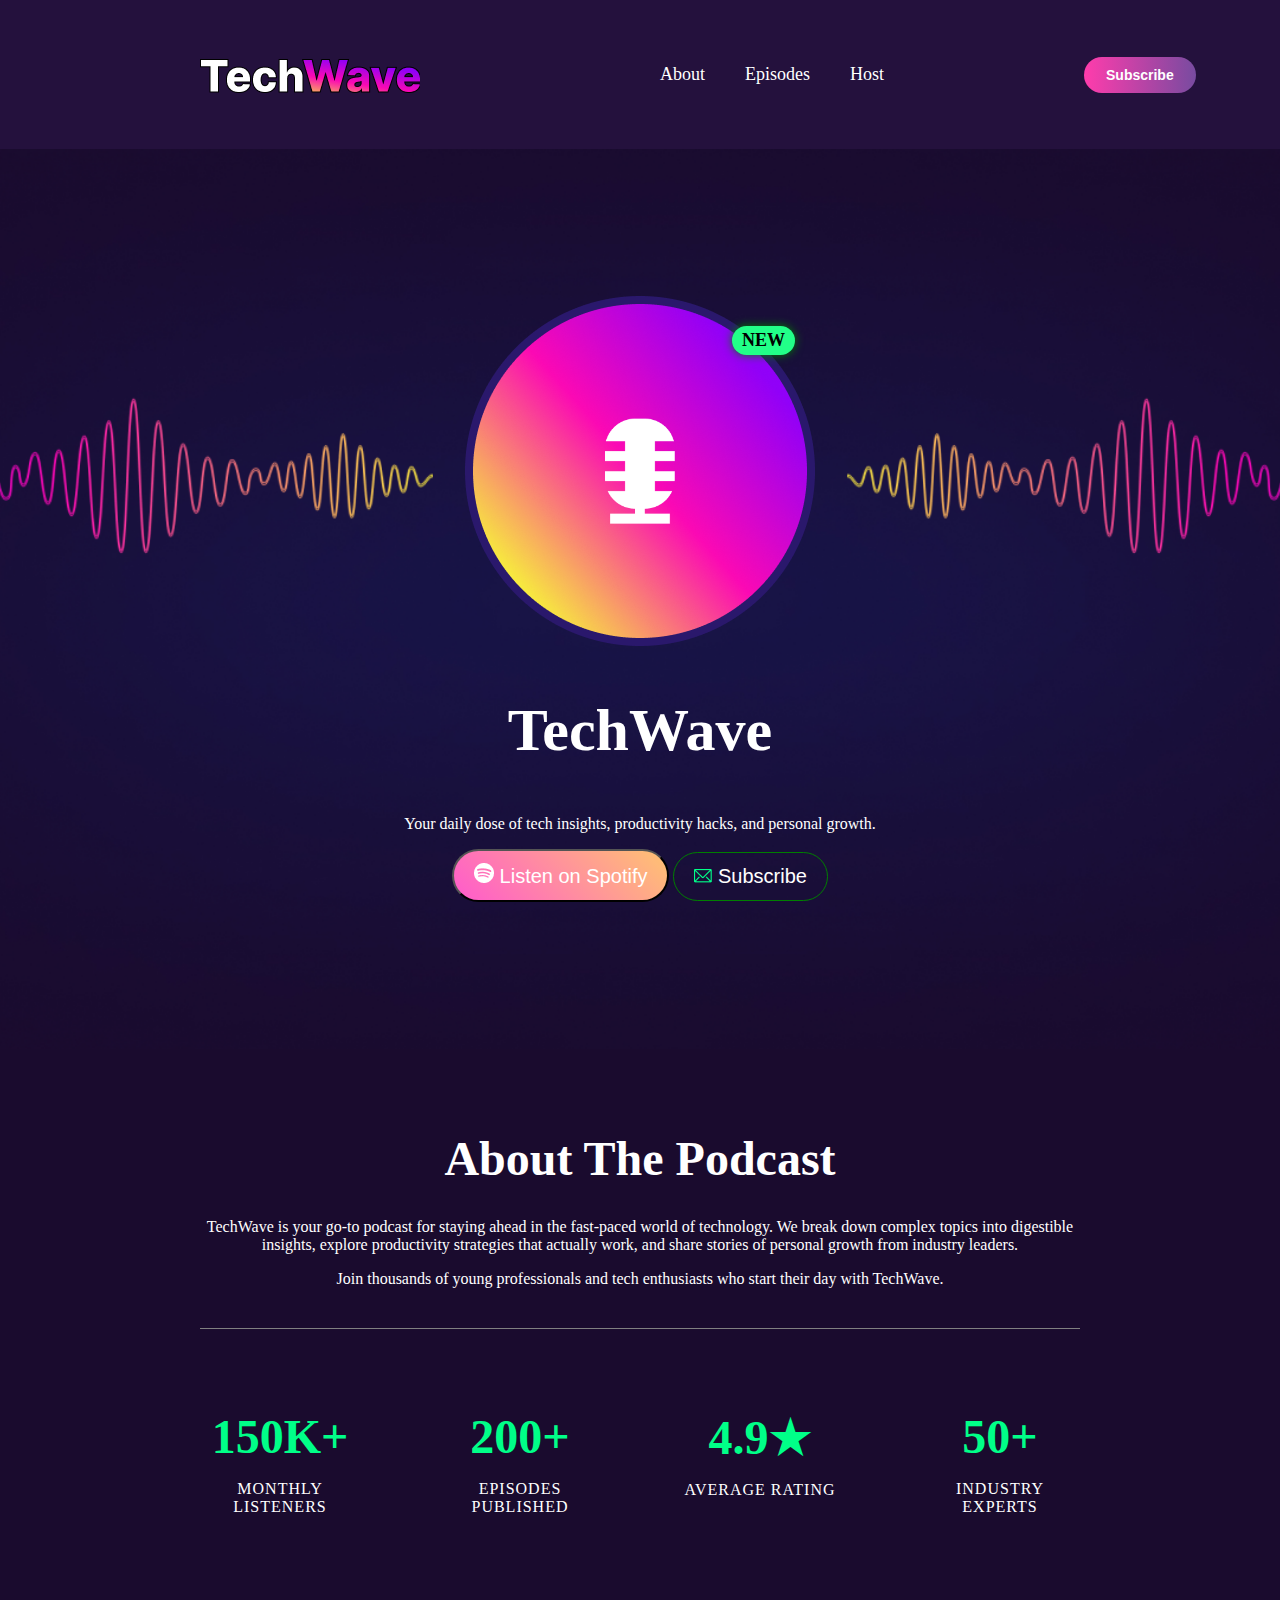
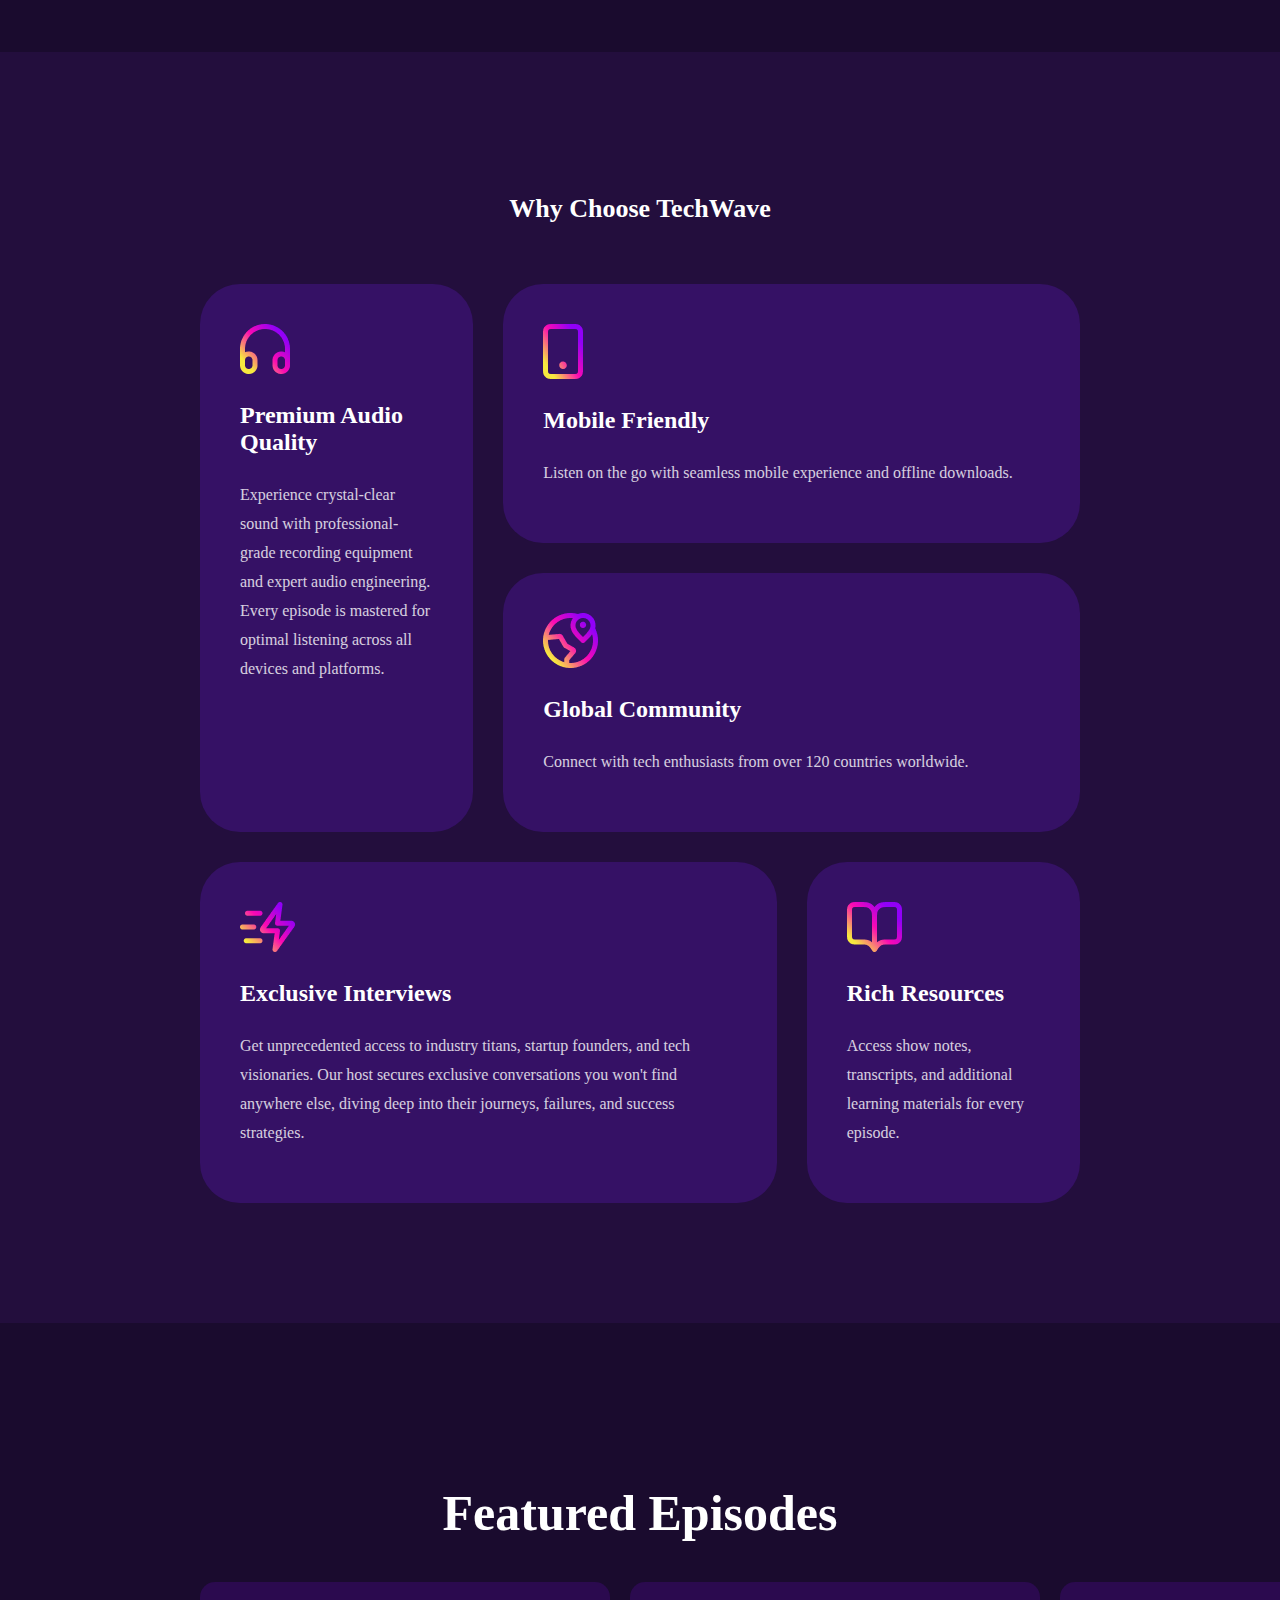
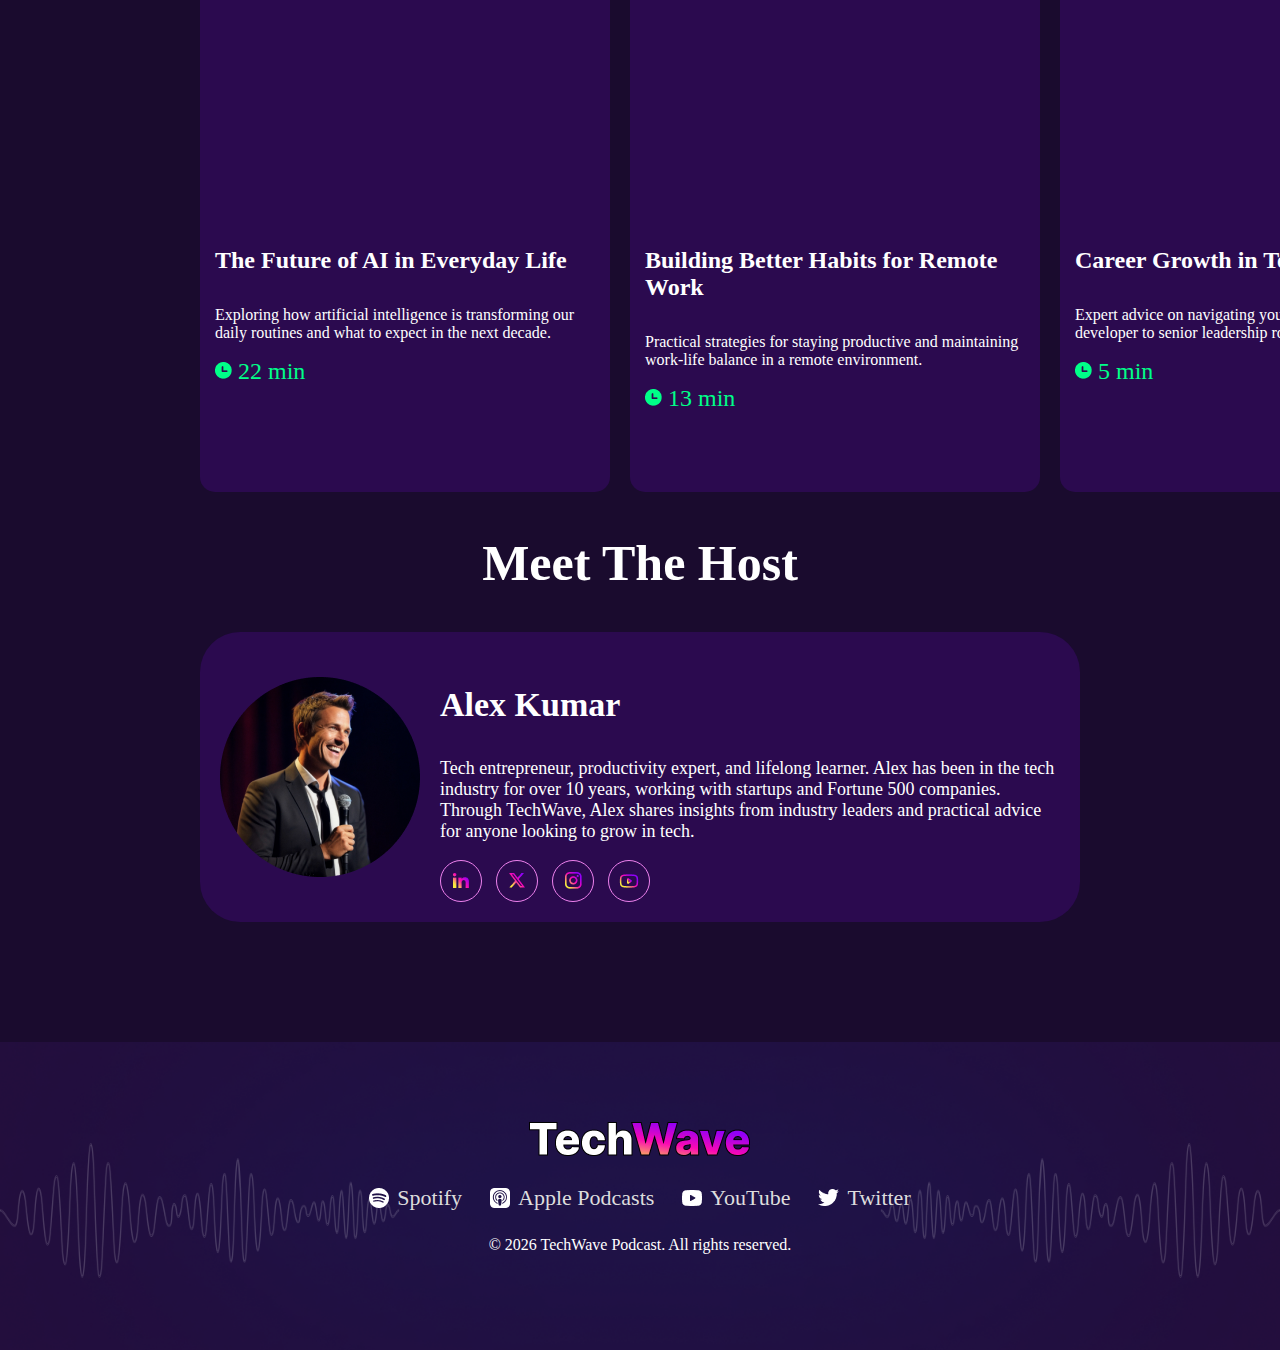
<file: index.html>
<!DOCTYPE html>
<html lang="en">
<head>
    <meta charset="UTF-8">
    <meta name="viewport" content="width=device-width, initial-scale=1.0">
    <link rel="preconnect" href="https://fonts.googleapis.com">
<link rel="preconnect" href="https://fonts.gstatic.com" crossorigin>
    <link rel="stylesheet" href="styles/tech.css">
</head>
<body>
    <header>
      <!-- navbbar -->
        <nav class="navbar display-flex">
            <div class="logo"><img src="assets/TechWave.png" alt=""></div>
            <div class="menu-items display-flex">
            <ul><a href="">About</a></ul>
            <ul><a href="">Episodes</a></ul>
            <ul><a href="">Host</a></ul>
            </div>
            <button class="subs-btn">Subscribe</button>
            <button class="hambergur"><img src="assets/hamburger-menu.png" alt=""></button>
        </nav>
    </header>
    <main>
       <section class="hero">
            <div class="hero-container">
                <div class="mic-section">
            <img class="circle" src="assets/hero-circle.png" alt="">
            <img class="mic" src="assets/microphone.png" alt="">  
            <span class="badge">NEW</span>
            </div>
            
  <h2>TechWave</h2>
  <p>Your daily dose of tech insights, productivity hacks, and personal growth.</p>

        <div class="btn">
          <button class="btn1-spotify"><img src="assets/spotify.png" alt=""> Listen on Spotify</button>
          <button class="btn-subs"><img src="assets/message.png" alt=""> Subscribe</button>
        </div>
            </div>  
         
        </section>
        <section class="About">
            <div class="about-container">
                <h1 class="aboute-title white">About The Podcast</h1>

    <p class="description white">
      TechWave is your go-to podcast for staying ahead in the fast-paced world of technology.
      We break down complex topics into digestible insights, explore productivity strategies
      that actually work, and share stories of personal growth from industry leaders.
    </p>

    <p class="subtext white">
      Join thousands of young professionals and tech enthusiasts who start their day with TechWave.
    </p>     
    <div class="divider"></div> 

    <div class="stats-container">
      <div class="stat">
        <h2>150K+</h2>
        <p>MONTHLY LISTENERS</p>
      </div>
      <div class="stat">
        <h2>200+</h2>
        <p>EPISODES PUBLISHED</p>
      </div>
      <div class="stat">
        <h2>4.9★</h2>
        <p>AVERAGE RATING</p>
      </div>
      <div class="stat">
        <h2>50+</h2>
        <p>INDUSTRY EXPERTS</p>
      </div>            
            </div>
            </div>
        </section> 
        <section class="facilities-techwave">
            <div class="faci-container">
                <h2>Why Choose TechWave</h2>
                <div class="cards">
                    <!-- card01 -->
      <div class="card tall">
        <div class="icon"><img src="assets/headphone.png" alt=""></div>
        <h3>Premium Audio Quality</h3>
        <p>
          Experience crystal-clear sound with professional-grade recording equipment
          and expert audio engineering. Every episode is mastered for optimal listening
          across all devices and platforms.
        </p>
      </div>

      <!-- Card2 -->
      <div class="card wide">
        <div class="icon"><img src="assets/device.png" alt=""></div>
        <h3>Mobile Friendly</h3>
        <p>
          Listen on the go with seamless mobile experience and offline downloads.
        </p>
      </div>

      <!-- Card.3 -->
      <div class="card wide">
        <div class="icon"><img src="assets/location.png" alt=""></div>
        <h3>Global Community</h3>
        <p>
          Connect with tech enthusiasts from over 120 countries worldwide.
        </p>
      </div>

      <!-- Card44 -->
      <div class="card wide">
        <div class="icon"><img src="assets/energy.png" alt=""></div>
        <h3>Exclusive Interviews</h3>
        <p>
          Get unprecedented access to industry titans, startup founders, and tech visionaries.
          Our host secures exclusive conversations you won't find anywhere else, diving deep
          into their journeys, failures, and success strategies.
        </p>
      </div>

      <!-- Card 5 -->
      <div class="card">
        <div class="icon"><img src="assets/resource.png" alt=""></div>
        <h3>Rich Resources</h3>
        <p>
          Access show notes, transcripts, and additional learning materials for every episode.
        </p>
      </div>
    </div>
            </div>
        </section>
        <section class="featured-ep-card">
        <div class="featured-container">
             <h2>Featured Episodes</h2>

  <div class="epis">
    <div class="ep-card">
      <iframe width="560" height="315" src="https://www.youtube.com/embed/KKNCiRWd_j0?si=w5BkrVUuOYxDDsYU" title="YouTube video player" frameborder="0" allow="accelerometer; autoplay; clipboard-write; encrypted-media; gyroscope; picture-in-picture; web-share" referrerpolicy="strict-origin-when-cross-origin" allowfullscreen></iframe>
      <h4>The Future of AI in Everyday Life</h4>
      <p>Exploring how artificial intelligence is transforming our daily routines and what to expect in the next decade.</p>
      <span class="min"><img src="assets/clock.png" alt=""> 22 min</span>
    </div>

    <div class="ep-card">
      <iframe width="560" height="315" src="https://www.youtube.com/embed/NgoJjIFULDE?si=dN1xdjGTOkq2h06M" title="YouTube video player" frameborder="0" allow="accelerometer; autoplay; clipboard-write; encrypted-media; gyroscope; picture-in-picture; web-share" referrerpolicy="strict-origin-when-cross-origin" allowfullscreen></iframe>
      <h4>Building Better Habits for Remote Work</h4>
      <p>Practical strategies for staying productive and maintaining work-life balance in a remote environment.</p>
      <span class="min"><img src="assets/clock.png" alt=""> 13 min</span>
    </div>

    <div class="ep-card">
      <iframe width="560" height="315" src="https://www.youtube.com/embed/fZmQ_aPXJAM?si=uzkc_OH0nEswnZ1a" title="YouTube video player" frameborder="0" allow="accelerometer; autoplay; clipboard-write; encrypted-media; gyroscope; picture-in-picture; web-share" referrerpolicy="strict-origin-when-cross-origin" allowfullscreen></iframe>
      <h4>Career Growth in Tech</h4>
      <p>Expert advice on navigating your tech career from junior developer to senior leadership roles.</p>
      <span class="min"><img src="assets/clock.png" alt=""> 5 min</span>
    </div>
  </div>

  <h2>Meet The Host</h2>

  <div class="host">
    <img class="host-image" src="assets/host.png" alt="Host">
    <div class="host-details">
      <h3>Alex Kumar</h3>
      <p>
        Tech entrepreneur, productivity expert, and lifelong learner. Alex has been in the tech industry for over 10 years, working with startups and Fortune 500 companies. Through TechWave, Alex shares insights from industry leaders and practical advice for anyone looking to grow in tech.
      </p>
      <div class="social-icons">
  <a href="" class="s-icon">
    <img src="assets/linkedin.png" alt="">
  </a>

  <a href="" class="s-icon">
    <img src="assets/x.png" alt="">
  </a>

  <a href="" class="s-icon">
    <img src="assets/instagram.png" alt="">
  </a>

  <a href="" class="s-icon">
    <img src="assets/youtube.png" alt="">
  </a>
        </div>
        </div>
        </div>
        </div>
       </section>
    </main>
    <footer class="footer">
  <div class="footer-container">

    <div class="logo-footer"><img src="assets/TechWave.png" alt=""></div>

    <div class="platforms">
      <a href=""><img src="assets/spotify.png" alt=""> Spotify</a>
      <a href=""><img src="assets/apple-podcast.png" alt=" Podcast"> Apple Podcasts</a>
      <a href=""><img src="assets/youtube-podcast.png" alt="YouTube"> YouTube</a>
      <a href=""><img src="assets/twitter.png" alt=""> Twitter</a>
    </div>

    <p class="copyright">
      © 2026 TechWave Podcast. All rights reserved.
    </p>

  </div>
</footer>

</body>
</html>
</file>
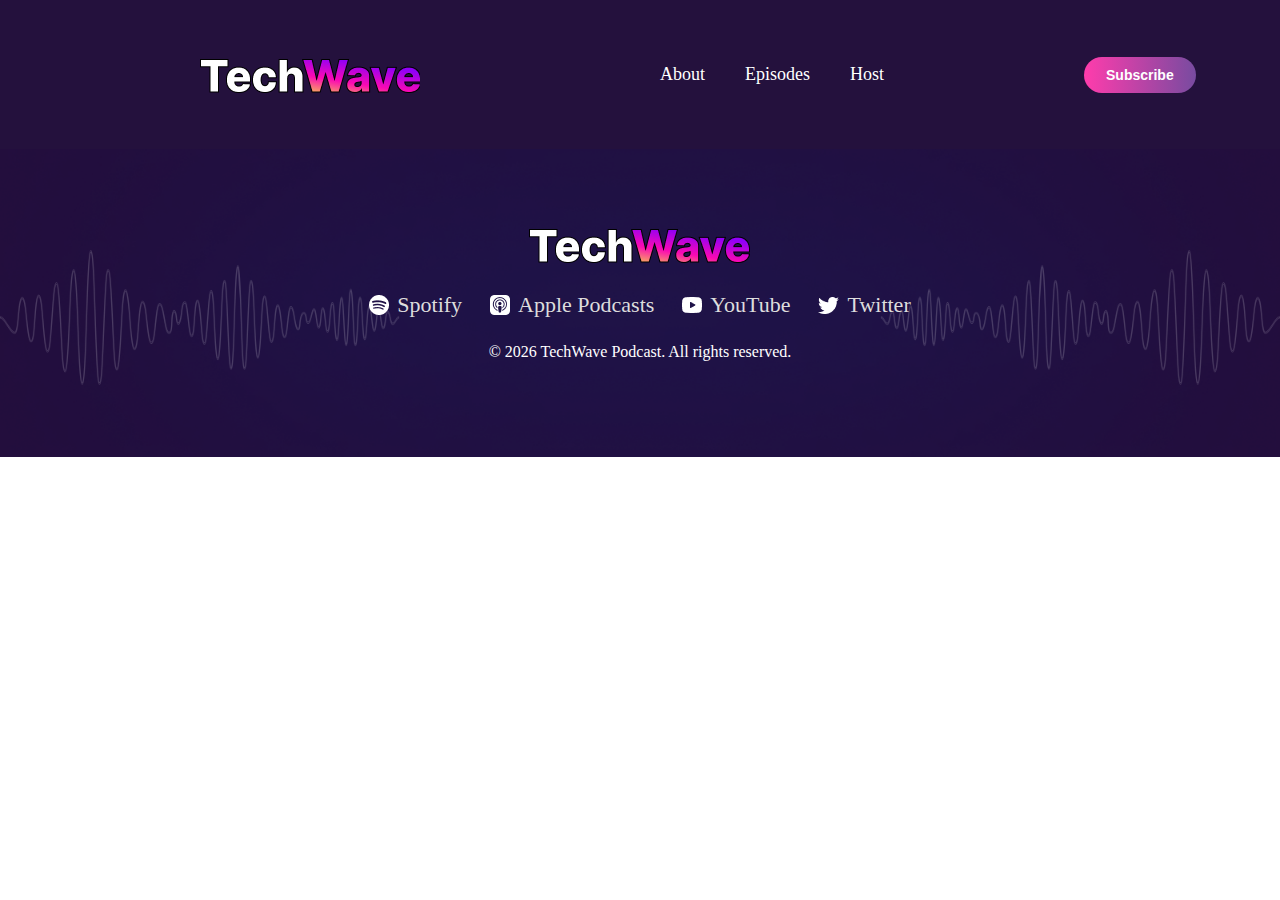
<file: techwave.html>
<!DOCTYPE html>
<html lang="en">
<head>
    <meta charset="UTF-8">
    <meta name="viewport" content="width=device-width, initial-scale=1.0">
    <link rel="preconnect" href="https://fonts.googleapis.com">
<link rel="preconnect" href="https://fonts.gstatic.com" crossorigin>
    <link rel="stylesheet" href="styles/tech.css">
</head>
<body>
    <header>
      <!-- navbbar -->
        <nav class="navbar display-flex">
            <div class="logo"><img src="assets/TechWave.png" alt=""></div>
            <div class="menu-items display-flex">
            <ul><a href="">About</a></ul>
            <ul><a href="">Episodes</a></ul>
            <ul><a href="">Host</a></ul>
            </div>
            <button class="subs-btn">Subscribe</button>
            <button class="hambergur"><img src="assets/hamburger-menu.png" alt=""></button>
        </nav>
    </header>
    <main>

    </main>
    <footer class="footer">
  <div class="footer-container">

    <div class="logo-footer"><img src="assets/TechWave.png" alt=""></div>

    <div class="platforms">
      <a href=""><img src="assets/spotify.png" alt=""> Spotify</a>
      <a href=""><img src="assets/apple-podcast.png" alt=" Podcast"> Apple Podcasts</a>
      <a href=""><img src="assets/youtube-podcast.png" alt="YouTube"> YouTube</a>
      <a href=""><img src="assets/twitter.png" alt=""> Twitter</a>
    </div>

    <p class="copyright">
      © 2026 TechWave Podcast. All rights reserved.
    </p>

  </div>
</footer>

</body>
</html>
</file>
<file: styles/tech.css>
html, body{
    margin: 0;
    padding: 0;
    overflow-x: hidden;
}
/* shared-css */
.display-flex{
    display: flex;
    align-items: center;
}
.white{
    color: white;
}

/* NAVBAR */

nav, .menu-items{
    background-color: #24113d;
    padding: 24px 200px;
    align-items: center;
    justify-content: space-between;
}
.menu-items a{
    color: white;
    text-decoration: none;
    font-size: 18px;
    
}

.logo {
  width: 220px;
  height: 32px; 
  animation: pulse 3s ease-in-out infinite;

}

.badge {
  position: absolute;
  top: 30px;
  right: 20px;
  background: #22ff88;
  color: #000;
  font-size: 18px;
  font-weight: 600;
  padding: 4px 10px;
  border-radius: 25px;
  box-shadow: 0 0 10px green;
  animation: pulse 3s ease-in-out infinite;
}

/* .logo span {
  color: linear-gradient(to right, red , yellow);
} */
.subs-btn{
    border: none;
    padding: 10px 22px;
    border-radius: 20px;
    font-size: 14px;
    font-weight: 600;
    color: white;
    background: linear-gradient(90deg, #ff3cac, #784ba0);
    cursor: pointer;
}
.subs-btn:hover {
  transform: translateY(-3px);
  box-shadow: 0 10px 30px rgba(255, 122, 199, 0.5);
}
.hambergur{
    display: none;
}


/* HERO-SECTION */

.hero{
    background: url(../assets/hero-bg.png);
    background-repeat: no-repeat;
    width: 100%;
    height: 100vh;
    justify-content: center;
   align-items: center;
   display: flex;
   background-size: cover;       
  background-position: center
}
.hero-container {
  text-align: center;
}

.mic-section {
  position: relative;
  width: 350px;
  height: 350px;
  margin: 0 auto 20px;
}

.circle {
  width: 100%;
  height: 100%;
  
}

.mic {
  position: absolute;
  top: 50%;
  left: 50%;
  width: 70px;
  transform: translate(-50%, -50%);
}
.hero-container h2{
    font-size: 60px;
    font-weight: 800;
    color: white;
}
.hero-container p{
    color: #FFFFFF;
}
.btn1-spotify{
    background: linear-gradient(45deg, #ff5acd, #ffc371);
    color: white;
    font-size: 20px;
    padding: 12px 20px 12px 20px;
    border-radius: 30px;
    cursor: pointer;
}
.btn1-spotify:hover {
  transform: translateY(5px);
  box-shadow: 0 10px 30px rgba(255, 122, 199, 0.5);
}
.btn-subs{
    color: white;
    background:transparent;
    font-size: 20px;
    padding: 12px 20px 12px 20px;
    border-radius: 30px;
    border: 1px solid green;
    cursor: pointer;
}
.btn-subs:hover {
  transform: translateY(5px);
  box-shadow: 0 10px 30px rgba(3, 179, 62, 0.5);
}


/* ABOuT SECTION */
.About{
    background-color: #1A0B2E;
}
.about-container{
    padding: 50px 200px 120px 200px;
    text-align: center;
}    
.details{
    width: 1200px;
    height: 222px;
}
.about-container h1{
    font-size: 48px;
    font-weight: 700;
   
}
.description{
   text-align: center;
}
.divider {
  height: 1px;
  background: gray;
  margin: 40px 0;
}
.stats-container {
  display: grid;
  grid-template-columns: repeat(4, 1fr);
  gap: 80px;
}
.stat h2 {
  font-size: 48px;
  color: #00FF88;
  margin-bottom: 8px;
}
.stat p{
  font-size: 16px;
  letter-spacing: 1px;
  color: #FFFFFF;
}



/* why-choose-Techwaves */


.faci-container {
  background: #230E3D;
  padding: 120px 200px 120px 200px;
  color: #ffffff;
  margin: auto;
}
.faci-container h2{
text-align: center;
  font-size: 26px;
  margin-bottom: 60px;
}
.cards {
  display: grid;
  grid-template-columns: repeat(3, 1fr);
  gap: 30px;
}
.card {
  background: #351165;
  border-radius: 40px;
  padding: 40px;
}
.card h3 {
  font-size: 24px;
  font-weight: 600;
}

.card p {
  font-size: 18px;
  line-height: 29px;
}

/* Card sizes */
.card.tall {
  grid-row: span 2;
}

.card.wide {
  grid-column: span 2;
}



/* FEATURED-EPISODS */


.featured-container{
    padding: 120px 200px;
    margin: auto;
    background: #1A0B2E;
    color: #fff;
}
.featured-container h2{
    text-align: center;
font-size: 50px;
margin-bottom: 40px;
}

.epis{
    display: grid;
    grid-template-columns: repeat(3, 1fr);
    gap: 20px;
    margin-bottom: 30px;
}   
.ep-card {
    width: 380px;
    height: 480px;
  background: #2b0a4f;
  padding: 15px;
  border-radius: 15px;
}
.ep-card iframe {
  width: 380px;
  height: 214px;
  border-radius: 18px;
  border: none;
}
.ep-card h4 {
  font-size: 24px;
}
.card p {
  font-size: 16px;
  opacity: 0.8;
}
.min{
    font-size: 24px;
    color: #00FF88;
    align-self: end;
}



/* challange-part */

.host {
  display: flex;
  gap: 20px;
  background: #2b0a4f;
  padding: 20px;
  border-radius: 40px;
  align-items: center;
}
.host-image {
  width: 200px;
  height: 200px;
}
.host-details h3{
    font-size: 34px;
}
.host-details p{
    font-size: 18px;
}
.social-icons{
  display: flex;
  gap: 14px;
}
.s-icon {
  width: 40px;
  height: 40px;
  border-radius: 50%;
  border: 1.5px solid violet;
  display: flex;
  align-items: center;
  justify-content: center;
  background: transparent;
}

/* Footer-section */


.footer {
  background: url("../assets/footer-bg.png") center / cover no-repeat;
  padding: 80px 20px;
  color: #fff;
  text-align: center;
}
.platforms {
  display: flex;
  justify-content: center;
  gap: 28px;
  margin: 25px 0;
  flex-wrap: wrap;
}
.platforms a {
  display: flex;
  align-items: center;
  gap: 8px;
  color: #ddd;
  text-decoration: none;
  font-size: 22px;
}


/* responsive for mobile */

@media (max-width: 576px) {

/* for-navbar */


    .navbar {
    padding: 20px 16px;
  }

  .logo {
    font-size: 20px;
  }
  .menu-items, .subs-btn{
    display: none;
  }
.hambergur{
    display: block;
    background: transparent;
}
 
/* for-hero */

.hero{
    background: url(../assets/small-bg.png);
    background-repeat: no-repeat;
    background-size: cover; 
    background-position: center;  
    height: 75vh;  
}
.badge {
  top: 15px;
  right: 15px;
}
.mic-section {
  position: relative;
  width: 200px;
  height: 200px;
  margin: 0 auto 20px;
}

.circle {
  width: 100%;
  height: 100%;
  
}

.mic {
  position: absolute;
  top: 50%;
  left: 50%;
  width: 50px;
  transform: translate(-50%, -50%);
}


.about-container{
    padding: 50px 16px;
    text-align: center;
}  
.stats-container {
  grid-template-columns: repeat(2, 1fr);
  gap: 40px;
}
.stat{
    text-align: center;
}



.faci-container {
padding: 50px 16px;
}
.cards{
  grid-template-columns: repeat(1, 1fr);
}
.card.tall, .card.wide{
    grid-column: 1;
}
.featured-container{
    padding: 50px 16px;
}



.epis{
    grid-template-columns: repeat(1, 1fr);
    justify-items: center;
}
.ep-card {
    width: 350px;
    height: 480px;
}
.ep-card iframe {
  width: 350px;
  height: 214px;
}


.host {
  display: flex;
  flex-direction: column;
}
.host-details h3, .host-details p{
    text-align: center;
}
.host-details p{
    font-size: 18px;
}
.social-icons{
  display: flex;
  gap: 14px;
}
.social-icons{
    padding: 50px;
}



}

/* animation */

@keyframes pulse {
  0%   { transform: scale(1); box-shadow: 0 0 0 rgba(235, 236, 240, 0.6); }
  50%  { transform: scale(1.05); box-shadow: 0 0 40px rgba(170, 4, 185, 0.9); }
  100% { transform: scale(1); box-shadow: 0 0 0 rgba(233, 226, 231, 0.6); }
}
</file>
